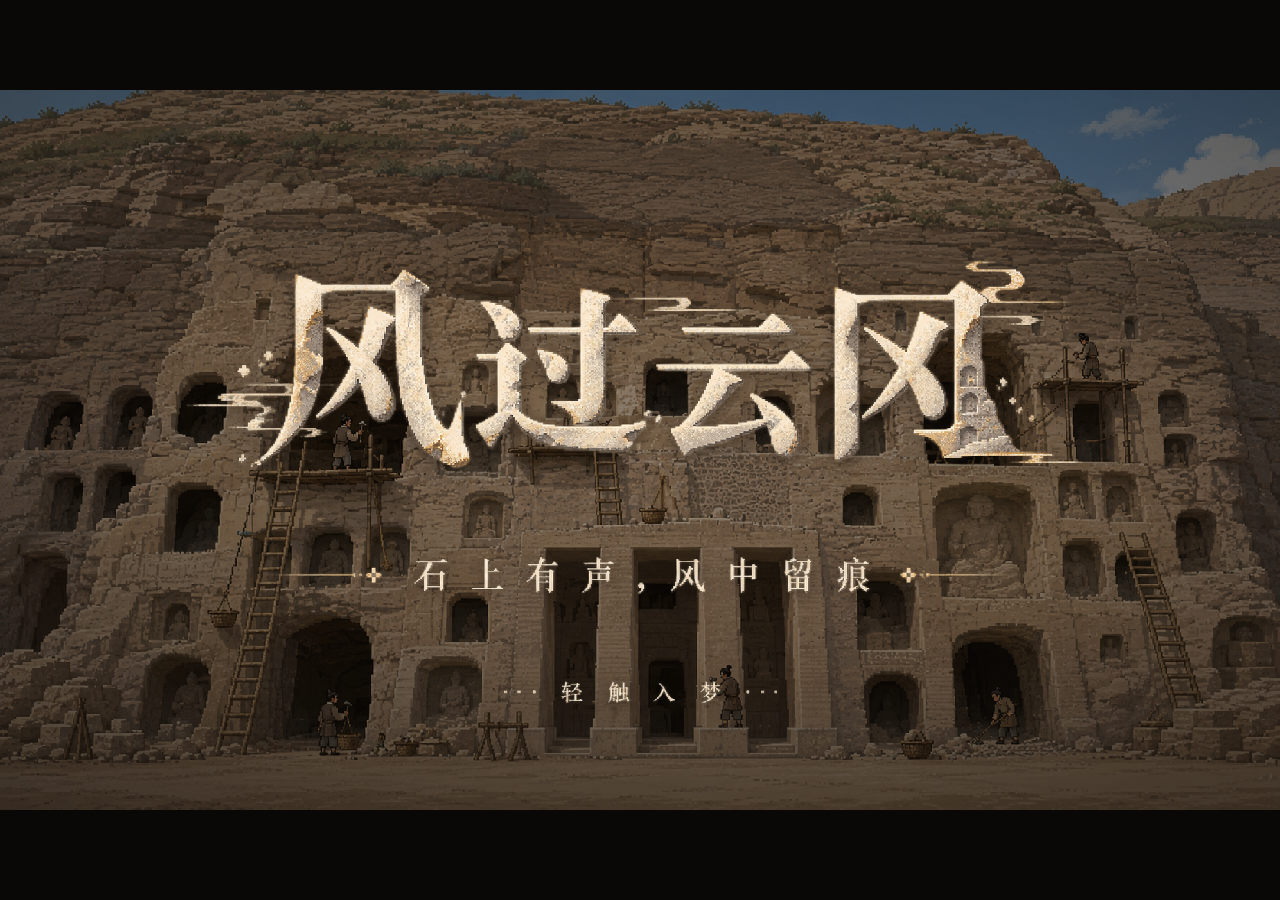
<file: index.html>
<!doctype html>
<html lang="zh-CN">
<head>
    <meta charset="utf-8">
    <meta name="viewport" content="width=device-width, initial-scale=1, viewport-fit=cover">
    <meta name="theme-color" content="#17110c">
    <title>风过云冈</title>
    <link rel="stylesheet" href="style.css">
</head>
<body>
<main id="game" class="title-mode far" tabindex="0" aria-label="风过云冈互动叙事游戏">
    <div id="world">
        <img id="background" class="background-layer" alt="">
        <img id="background-next" class="background-layer background-next" alt="">
        <canvas id="erosion-canvas" class="hidden" width="1280" height="720" aria-hidden="true"></canvas>

        <img id="mason-a" class="character" alt="石匠甲">
        <img id="mason-b" class="character" alt="石匠乙">

        <div id="instruments" class="hidden" aria-hidden="true">
            <div id="pipa-target" class="instrument-target">
                <img id="pipa" alt="曲项琵琶">
                <span>曲颈琵琶</span>
            </div>
            <div id="bili-target" class="instrument-target">
                <img id="bili" alt="觱篥">
                <span>觱篥</span>
            </div>
        </div>

        <div id="far-dialogue-a" class="far-dialogue far-dialogue-a" aria-live="polite"><span></span></div>
        <div id="far-dialogue-b" class="far-dialogue far-dialogue-b" aria-live="polite"><span></span></div>
    </div>

    <canvas id="wind-canvas" width="1280" height="720" aria-hidden="true"></canvas>

    <section id="title-screen" aria-label="标题页">
        <div class="title-dim"></div>
        <img id="title-art" src="assets/UI/title.png" alt="风过云冈。石上有声，风中留痕。轻触入梦。">
        <span class="sr-only">轻触入梦</span>
    </section>

    <div id="scene-tip" class="prompt prompt-long hidden" role="status">
        <span class="prompt-text"></span>
    </div>

    <section id="dialogue-box" class="hidden" aria-live="polite" aria-label="人物对话">
        <div id="portrait-frame"><img id="portrait" alt=""></div>
        <div id="dialogue-content">
            <div id="speaker-name"></div>
            <div id="dialogue-text"></div>
            <div id="continue-mark" aria-hidden="true">◆</div>
        </div>
    </section>

    <div id="ambient-text" class="hidden" aria-live="polite"></div>
    <div id="center-text" class="hidden" aria-live="polite"></div>

    <section id="study-dialogue" class="hidden" aria-live="polite" aria-label="游学团对话">
        <div id="study-speaker"></div>
        <div id="study-text"></div>
        <div id="study-continue" aria-hidden="true">◆</div>
    </section>

    <section id="end-card" class="hidden" aria-label="结尾知识卡">
        <div class="end-card-inner">
            <p class="end-kicker">云冈石窟第十二窟</p>
            <h1>音乐窟</h1>
            <p>石窟中的伎乐雕刻保存了丰富的北魏音乐图像。来自不同地域的乐器、乐舞与艺术技法，在北魏平城汇聚、交流，并共同进入云冈的石壁。</p>
            <p class="end-note">石上有声，风中留痕。</p>
            <button id="restart-btn" type="button">再听一次</button>
        </div>
    </section>

    <canvas id="eye-transition" class="hidden" width="1280" height="720" aria-hidden="true"></canvas>
</main>

<noscript>请启用 JavaScript 以进入《风过云冈》。</noscript>
<script src="game.js"></script>
</body>
</html>
</file>
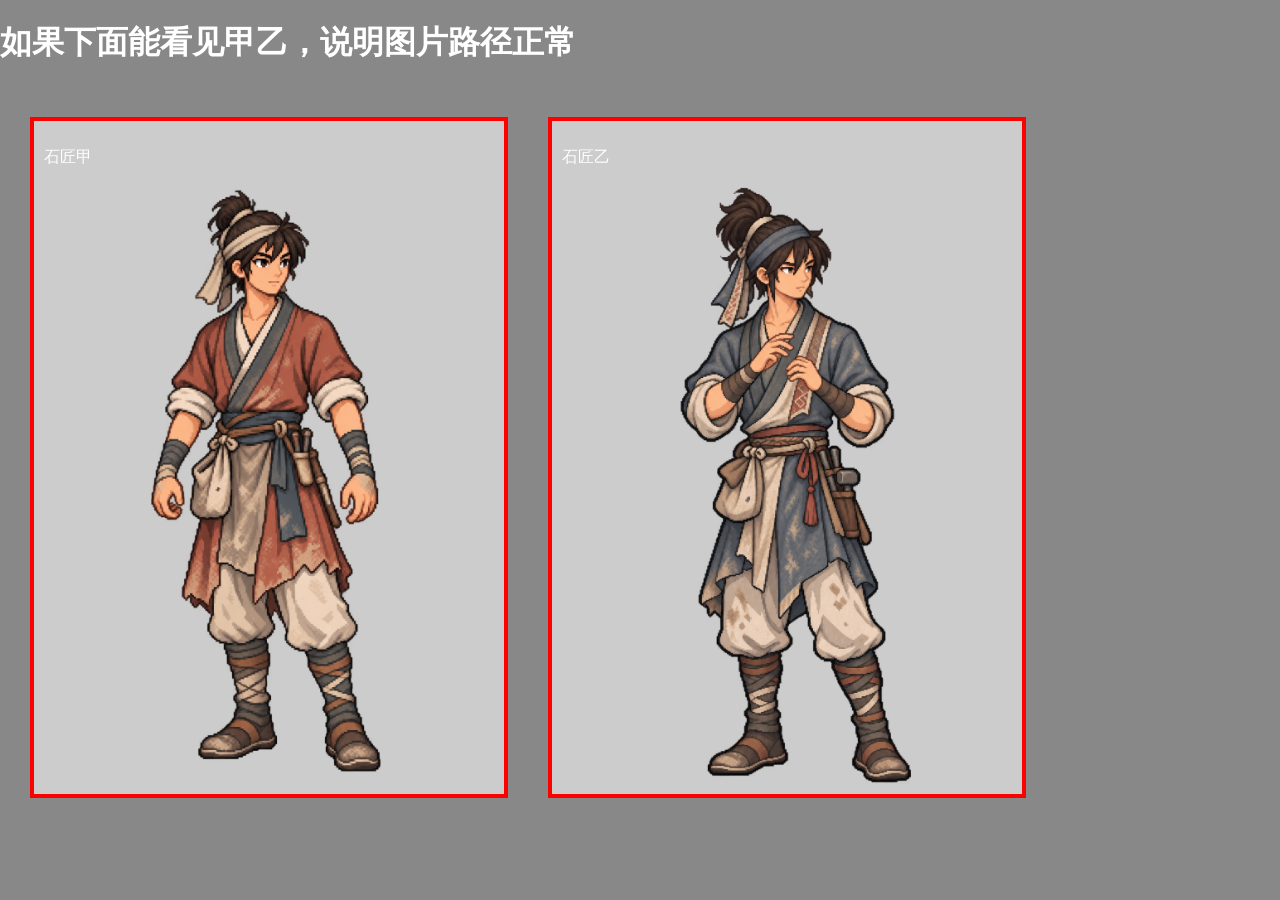
<file: image-test.html>
<!DOCTYPE html>
<html lang="zh-CN">

<head>
    <meta charset="UTF-8">
    <title>角色资源测试</title>

    <style>
        body {
            margin: 0;
            background: #888;
            color: white;
            font-family: sans-serif;
        }

        .row {
            display: flex;
            gap: 40px;
            padding: 30px;
            align-items: flex-end;
        }

        .test {
            border: 4px solid red;
            background: #ccc;
            padding: 10px;
        }

        img {
            display: block;
            height: 600px;
            width: auto;
        }
    </style>
</head>

<body>

<h1>如果下面能看见甲乙，说明图片路径正常</h1>

<div class="row">

    <div class="test">
        <p>石匠甲</p>

        <img
            src="assets/characters/mason_a/body/mason_a_breath_01.png"
            alt="甲加载失败"
        >
    </div>


    <div class="test">
        <p>石匠乙</p>

        <img
            src="assets/characters/mason_b/body/mason_b_breath_01.png"
            alt="乙加载失败"
        >
    </div>

</div>

</body>
</html>
</file>
<file: style.css>
:root {
    --ink: #17110c;
    --panel: #30271f;
    --sand: #d6bb8b;
    --sand-light: #f0e4ce;
    --stone: #aa8e68;
    --muted: #9b8a72;
}

* {
    box-sizing: border-box;
}

html,
body {
    width: 100%;
    height: 100%;
    margin: 0;
    overflow: hidden;
    background: #090806;
}

body {
    display: grid;
    place-items: center;
    color: var(--sand-light);
    font-family: "Noto Serif SC", "Source Han Serif SC", "Songti SC", "SimSun", serif;
}

button,
input,
textarea {
    font: inherit;
}

button {
    -webkit-tap-highlight-color: transparent;
}

.sr-only {
    position: absolute;
    width: 1px;
    height: 1px;
    padding: 0;
    margin: -1px;
    overflow: hidden;
    clip: rect(0, 0, 0, 0);
    white-space: nowrap;
    border: 0;
}

.hidden {
    display: none !important;
}

#game {
    position: relative;
    width: min(100vw, calc(100vh * 16 / 9));
    aspect-ratio: 16 / 9;
    overflow: hidden;
    outline: none;
    background: #17110c;
    cursor: default;
    touch-action: none;
    isolation: isolate;
}

#world {
    position: absolute;
    inset: 0;
    overflow: hidden;
    transform: scale(1);
    filter: blur(0);
    transition: transform 700ms ease, filter 700ms ease;
}

#world::after {
    content: "";
    position: absolute;
    z-index: 30;
    inset: 0;
    pointer-events: none;
    background:
        linear-gradient(to bottom, rgba(20, 14, 9, 0.05), transparent 28%, transparent 72%, rgba(13, 10, 7, 0.16)),
        radial-gradient(ellipse at center, transparent 52%, rgba(12, 9, 7, 0.18));
}

#world.approaching {
    transform: scale(1.045);
    filter: blur(5px);
}

.background-layer {
    position: absolute;
    inset: 0;
    width: 100%;
    height: 100%;
    object-fit: cover;
    object-position: center;
    image-rendering: pixelated;
    transition: opacity 280ms ease, filter 280ms ease;
}

.background-next {
    z-index: 2;
    opacity: 0;
    transition: opacity 850ms ease;
}

.background-next.show {
    opacity: 1;
}

#erosion-canvas {
    position: absolute;
    z-index: 6;
    inset: 0;
    width: 100%;
    height: 100%;
    image-rendering: pixelated;
    transition: opacity 1100ms ease;
}

.character {
    position: absolute;
    z-index: 12;
    bottom: 7.5%;
    height: 42%;
    width: auto;
    object-fit: contain;
    image-rendering: pixelated;
    transform-origin: center bottom;
    opacity: 0.96;
    /*
       远景与近景不再用同一张立绘做位置/尺寸补间。
       只允许透明度和明暗变化，避免“从小弹到大”以及横向滑动。
    */
    transition:
        opacity 220ms ease,
        filter 260ms ease;
}

#mason-a {
    left: 13.5%;
}

#mason-b {
    /*
       乙的近景大立绘固定在这里。
       从近景出现开始一直保持同一位置，不再因争吵/乐器互动横向移动。
    */
    right: 29%;
    transform: scaleX(-1);
}

#game.far #mason-a {
    left: 49.2%;
    bottom: 10.2%;
    height: 7.2%;
}

#game.far #mason-b {
    right: 46%;
    bottom: 10.2%;
    height: 7.2%;
}

#game.title-mode .character,
.character.fade-out {
    opacity: 0;
}

.character.active {
    opacity: 1;
    filter: brightness(1.04);
}

.character.dim {
    opacity: 0.64;
    filter: brightness(0.66) saturate(0.78);
}

/* 切换远景/近景或争吵/互动站位时先淡出，再瞬间换布局。 */
.character.swap-hidden {
    opacity: 0 !important;
}


/* =========================================================
   乐器互动聚焦
   ---------------------------------------------------------
   玩家真正“吹奏”乐器时，仅压暗背景和人物立绘。
   乐器本身位于更高 z-index，保持清晰；当前目标最亮，
   已听过/尚未轮到的乐器进一步弱化。
   ========================================================= */
#game.instrument-focus #background {
    opacity: 0.46;
    filter: brightness(0.72) saturate(0.72);
}

#game.instrument-focus #background-next {
    opacity: 0.22;
    filter: brightness(0.72) saturate(0.72);
}

#game.instrument-focus .character {
    opacity: 0.24 !important;
    filter: brightness(0.70) saturate(0.62) !important;
}

#game.instrument-focus .instrument-target.ready {
    opacity: 1;
    filter: brightness(1.12) drop-shadow(0 0 9px rgba(230, 199, 142, 0.36));
}

#game.instrument-focus .instrument-target.locked,
#game.instrument-focus .instrument-target.heard {
    opacity: 0.28;
    filter: brightness(0.72) saturate(0.62);
}

#game.instrument-focus .instrument-target.near {
    opacity: 1;
    filter: brightness(1.38) drop-shadow(0 0 12px rgba(230, 199, 142, 0.5));
}



/* =========================================================
   合奏阶段：风把两种声音连接起来
   ---------------------------------------------------------
   背景和人物仍然退后，但比单乐器互动稍微亮一些；
   两件乐器同时保持清晰，作为合奏的视觉中心。
   ========================================================= */
#game.duet-flow-mode #background {
    opacity: 0.58;
    filter: brightness(0.78) saturate(0.78);
}

#game.duet-flow-mode #background-next {
    opacity: 0.28;
    filter: brightness(0.78) saturate(0.78);
}

#game.duet-flow-mode .character {
    opacity: 0.32 !important;
    filter: brightness(0.76) saturate(0.68) !important;
}

#game.duet-flow-mode .instrument-target {
    opacity: 0.94;
    filter: brightness(1.08) drop-shadow(0 0 8px rgba(231, 202, 151, 0.28));
    transform: translateY(0) scale(1);
}

#game.duet-flow-mode .instrument-target.duet-active {
    opacity: 1;
    animation: duet-instrument-breathe 2.8s ease-in-out infinite;
}

@keyframes duet-instrument-breathe {
    0%,
    100% {
        filter:
            brightness(1.05)
            drop-shadow(0 0 7px rgba(231, 202, 151, 0.24));
    }

    50% {
        filter:
            brightness(1.18)
            drop-shadow(0 0 12px rgba(231, 202, 151, 0.38));
    }
}

#instruments {
    position: absolute;
    z-index: 18;
    inset: 0;
    pointer-events: none;
}

.instrument-target {
    position: absolute;
    display: flex;
    flex-direction: column;
    align-items: center;
    justify-content: center;
    gap: 0.35rem;
    opacity: 0.92;
    transition: transform 180ms ease, filter 180ms ease, opacity 180ms ease;
}

.instrument-target img {
    width: 100%;
    height: 100%;
    min-height: 0;
    object-fit: contain;
    image-rendering: pixelated;
}

.instrument-target span {
    flex: none;
    padding: 0.28rem 0.7rem;
    color: #eee2ca;
    border: 1px solid rgba(198, 164, 112, 0.54);
    background: rgba(28, 22, 17, 0.82);
    font: 500 clamp(11px, 1.05vw, 15px)/1.2 "Microsoft YaHei", "PingFang SC", sans-serif;
    letter-spacing: 0.08em;
    white-space: nowrap;
}

#pipa-target {
    left: 36.8%;
    top: 42%;
    width: 12%;
    height: 31%;
}

#bili-target {
    left: 55.5%;
    top: 43%;
    width: 8.5%;
    height: 29%;
}

.instrument-target.ready {
    filter: brightness(1.08) drop-shadow(0 0 5px rgba(222, 190, 129, 0.24));
}

.instrument-target.locked {
    opacity: 0.58;
    filter: saturate(0.7) brightness(0.76);
}

.instrument-target.near {
    z-index: 2;
    filter: brightness(1.34) drop-shadow(0 0 8px rgba(222, 190, 129, 0.42));
    transform: translateY(-3px) scale(1.045);
}

.instrument-target.heard {
    opacity: 0.52;
    animation: none;
}

.far-dialogue {
    position: absolute;
    z-index: 22;
    width: 24%;
    height: 15%;
    display: grid;
    place-items: center;
    padding: 1.35% 2.8% 2.2%;
    color: #f0e4ce;
    font: 600 clamp(15px, 1.62vw, 22px)/1.48 "Microsoft YaHei", "PingFang SC", sans-serif;
    letter-spacing: 0.025em;
    text-align: center;
    text-shadow: 0 1px 2px rgba(0, 0, 0, 0.7);
    background-repeat: no-repeat;
    background-position: center;
    background-size: 100% auto;
    opacity: 0;
    transform: translateY(7px);
    transition: opacity 220ms ease, transform 220ms ease;
    pointer-events: none;
}

.far-dialogue-a {
    left: 29.5%;
    top: 57%;
    background-image: url("assets/UI/dialogue2.png");
}

.far-dialogue-b {
    right: 28%;
    top: 55.5%;
    background-image: url("assets/UI/dialogue-box-right.png");
}

.far-dialogue.show {
    opacity: 1;
    transform: translateY(0);
}

#wind-canvas {
    position: absolute;
    z-index: 52;
    inset: 0;
    width: 100%;
    height: 100%;
    pointer-events: none;
    image-rendering: pixelated;
}

#title-screen {
    position: absolute;
    z-index: 48;
    inset: 0;
    display: grid;
    place-items: center;
    cursor: pointer;
    transition: opacity 460ms ease;
}

#title-screen.leaving {
    opacity: 0;
}

.title-dim {
    position: absolute;
    inset: 0;
    background:
        linear-gradient(to bottom, rgba(17, 12, 8, 0.18), rgba(17, 12, 8, 0.34)),
        radial-gradient(ellipse at center, rgba(34, 25, 17, 0.04), rgba(10, 8, 6, 0.32));
    backdrop-filter: saturate(0.78) brightness(0.82);
}

#title-art {
    position: relative;
    z-index: 1;
    width: min(76%, 930px);
    height: auto;
    image-rendering: pixelated;
    filter: drop-shadow(0 3px 8px rgba(18, 12, 8, 0.52));
    opacity: 1;
}

.prompt {
    position: absolute;
    z-index: 72;
    left: 50%;
    display: flex;
    align-items: center;
    justify-content: center;
    transform: translateX(-50%);
    width: min(54%, 686px);
    max-width: 76%;
    aspect-ratio: 686 / 199;
    padding: 0 9% 0 16%;
    color: rgba(239, 226, 202, 0.92);
    text-shadow: 0 1px 3px rgba(0, 0, 0, 0.78);
    background-repeat: no-repeat;
    background-position: center;
    background-size: contain;
    pointer-events: none;
}

.prompt:not(.hidden) {
    animation: prompt-in 230ms ease-out both;
}

.prompt-long {
    bottom: 3.2%;
    width: auto;
    max-width: 78%;
    aspect-ratio: auto;
    padding: 0.35rem 0.75rem;
    color: rgba(242, 233, 216, 0.9);
    background: none;
    background-image: none;
    font: 500 clamp(13px, 1.25vw, 17px)/1.4 "Microsoft YaHei", "PingFang SC", sans-serif;
    letter-spacing: 0.16em;
    text-shadow:
        0 1px 3px rgba(0, 0, 0, 0.92),
        0 0 9px rgba(0, 0, 0, 0.38);
}


@keyframes prompt-in {
    from {
        opacity: 0;
        transform: translate(-50%, 4px);
    }
    to {
        opacity: 1;
        transform: translate(-50%, 0);
    }
}

#dialogue-box {
    position: absolute;
    z-index: 80;
    left: 6%;
    right: 6%;
    bottom: 1.8%;
    height: clamp(158px, 27%, 205px);
    color: #efe3cc;
    background-image: url("assets/UI/UI asset.png");
    background-repeat: no-repeat;
    background-position: center;
    background-size: 100% auto;
    filter: drop-shadow(0 4px 8px rgba(12, 9, 7, 0.34));
}

#portrait-frame {
    position: absolute;
    left: 6.6%;
    top: 19%;
    width: 14.55%;
    aspect-ratio: 1;
    overflow: hidden;
    border-radius: 50%;
    background: transparent;
}

#portrait {
    display: block;
    position: absolute;
    left: 8%;
    bottom: 9%;
    width: 84%;
    height: 88%;
    margin: 0;
    object-fit: contain;
    object-position: center bottom;
    image-rendering: pixelated;
    transform-origin: center bottom;
}

/*
   两人的头像使用同一条水平基线。
   甲略缩小，乙水平镜像。
*/
#portrait.portrait-a {
    transform: scale(0.92);
}

#portrait.portrait-b {
    transform: scaleX(-1);
}

#dialogue-content {
    position: absolute;
    left: 20.5%;
    right: 5.4%;
    top: 18%;
    bottom: 12%;
    padding: 0.2rem 2.8rem 0.2rem 0.8rem;
}

#speaker-name {
    margin-bottom: 0.35rem;
    color: #d7b77f;
    font: 700 clamp(14px, 1.5vw, 20px)/1.35 "Noto Serif SC", "Songti SC", "SimSun", serif;
    letter-spacing: 0.14em;
}

#dialogue-text {
    min-height: 3.4em;
    color: #f0e5d1;
    font: 500 clamp(16px, 1.72vw, 23px)/1.62 "Microsoft YaHei", "PingFang SC", sans-serif;
    letter-spacing: 0.02em;
}

#continue-mark {
    position: absolute;
    right: 1.1rem;
    bottom: 0.15rem;
    color: #d2b27f;
    font-size: clamp(9px, 1vw, 13px);
    opacity: 0.78;
}

#center-text {
    position: absolute;
    z-index: 86;
    inset: 0;
    display: grid;
    place-items: center;
    padding: 0 15%;
    color: #f0e5cf;
    background: rgba(12, 9, 7, 0.15);
    text-align: center;
    text-shadow: 0 2px 8px rgba(0, 0, 0, 0.86);
    font: 500 clamp(20px, 2.35vw, 31px)/1.8 "Noto Serif SC", "Songti SC", "SimSun", serif;
    letter-spacing: 0.12em;
    white-space: pre-line;
    transition: opacity 350ms ease;
}

/*
   年份、风的旁白等辅助文字：只有文字，没有提示框。
   互动继续进行时也可以自然浮现、消失。
*/
#ambient-text {
    position: absolute;
    z-index: 88;
    left: 50%;
    top: 17%;
    width: min(82%, 920px);
    transform: translate(-50%, -50%);
    color: rgba(244, 234, 215, 0.9);
    text-align: center;
    text-shadow:
        0 2px 7px rgba(0, 0, 0, 0.9),
        0 0 18px rgba(0, 0, 0, 0.35);
    font: 500 clamp(17px, 1.8vw, 25px)/1.7 "Noto Serif SC", "Songti SC", "SimSun", serif;
    letter-spacing: 0.12em;
    white-space: pre-line;
    pointer-events: none;
    opacity: 0;
    transition: opacity 320ms ease, transform 420ms ease;
}

#ambient-text.show {
    opacity: 1;
    transform: translate(-50%, -55%);
}

/*
   现代游学团只用字幕，不新增人物美术。
   不使用古代石质对话框，避免让现代段落像另一套 RPG UI。
*/
#study-dialogue {
    position: absolute;
    z-index: 92;
    left: 16%;
    right: 16%;
    bottom: 7%;
    min-height: 112px;
    padding: 0.9rem 3.2rem 1rem;
    color: #f2e8d7;
    text-align: left;
    background: linear-gradient(90deg,
        rgba(16, 13, 10, 0),
        rgba(16, 13, 10, 0.58) 14%,
        rgba(16, 13, 10, 0.64) 50%,
        rgba(16, 13, 10, 0.58) 86%,
        rgba(16, 13, 10, 0));
    text-shadow: 0 2px 5px rgba(0, 0, 0, 0.9);
}

#study-speaker {
    margin-bottom: 0.28rem;
    color: #d2b98e;
    font: 700 clamp(13px, 1.35vw, 18px)/1.35 "Noto Serif SC", "Songti SC", "SimSun", serif;
    letter-spacing: 0.16em;
}

#study-text {
    min-height: 2.7em;
    font: 500 clamp(16px, 1.65vw, 22px)/1.65 "Microsoft YaHei", "PingFang SC", sans-serif;
    letter-spacing: 0.025em;
}

#study-continue {
    position: absolute;
    right: 15%;
    bottom: 0.8rem;
    color: rgba(223, 197, 154, 0.78);
    font-size: clamp(9px, 1vw, 13px);
    animation: study-mark 1.5s ease-in-out infinite;
}

@keyframes study-mark {
    0%, 100% { opacity: 0.35; transform: translateY(0); }
    50% { opacity: 0.9; transform: translateY(2px); }
}

#end-card {
    position: absolute;
    z-index: 100;
    inset: 0;
    display: grid;
    place-items: center;
    padding: 7%;
    background: rgba(18, 14, 10, 0.76);
    backdrop-filter: blur(2px);
}

.end-card-inner {
    width: min(720px, 92%);
    padding: clamp(24px, 4vw, 44px) clamp(28px, 5vw, 56px);
    color: #efe3cc;
    text-align: center;
    background:
        linear-gradient(rgba(47, 38, 29, 0.94), rgba(35, 28, 22, 0.96));
    border: 1px solid rgba(191, 158, 111, 0.66);
    box-shadow: 0 0 0 3px rgba(25, 19, 14, 0.72), 0 14px 48px rgba(0, 0, 0, 0.34);
}

.end-kicker {
    margin: 0 0 0.2rem;
    color: #bca684;
    font-size: clamp(13px, 1.4vw, 18px);
    letter-spacing: 0.22em;
}

.end-card h1 {
    margin: 0 0 1.3rem;
    color: #ead8b7;
    font-size: clamp(28px, 3vw, 40px);
    letter-spacing: 0.18em;
}

.end-card p:not(.end-kicker) {
    max-width: 600px;
    margin: 0 auto 1.1rem;
    font: 400 clamp(14px, 1.5vw, 18px)/1.95 "Microsoft YaHei", "PingFang SC", sans-serif;
}

.end-card .end-note {
    color: #cfb487;
    letter-spacing: 0.13em;
}

#restart-btn {
    margin-top: 0.5rem;
    padding: 0.65rem 1.7rem;
    color: #eadcc5;
    border: 1px solid rgba(188, 157, 113, 0.78);
    background: rgba(58, 47, 36, 0.92);
    cursor: pointer;
    transition: background 160ms ease, transform 160ms ease;
}

#restart-btn:hover,
#restart-btn:focus-visible {
    background: rgba(83, 66, 49, 0.96);
    transform: translateY(-1px);
    outline: none;
}

#eye-transition {
    position: absolute;
    z-index: 110;
    inset: 0;
    width: 100%;
    height: 100%;
    pointer-events: none;
}

@media (max-aspect-ratio: 4 / 3) {
    #dialogue-box {
        left: 3%;
        right: 3%;
    }
}

@media (prefers-reduced-motion: reduce) {
    *,
    *::before,
    *::after {
        animation-duration: 1ms !important;
        animation-iteration-count: 1 !important;
        transition-duration: 1ms !important;
        scroll-behavior: auto !important;
    }
}
</file>
